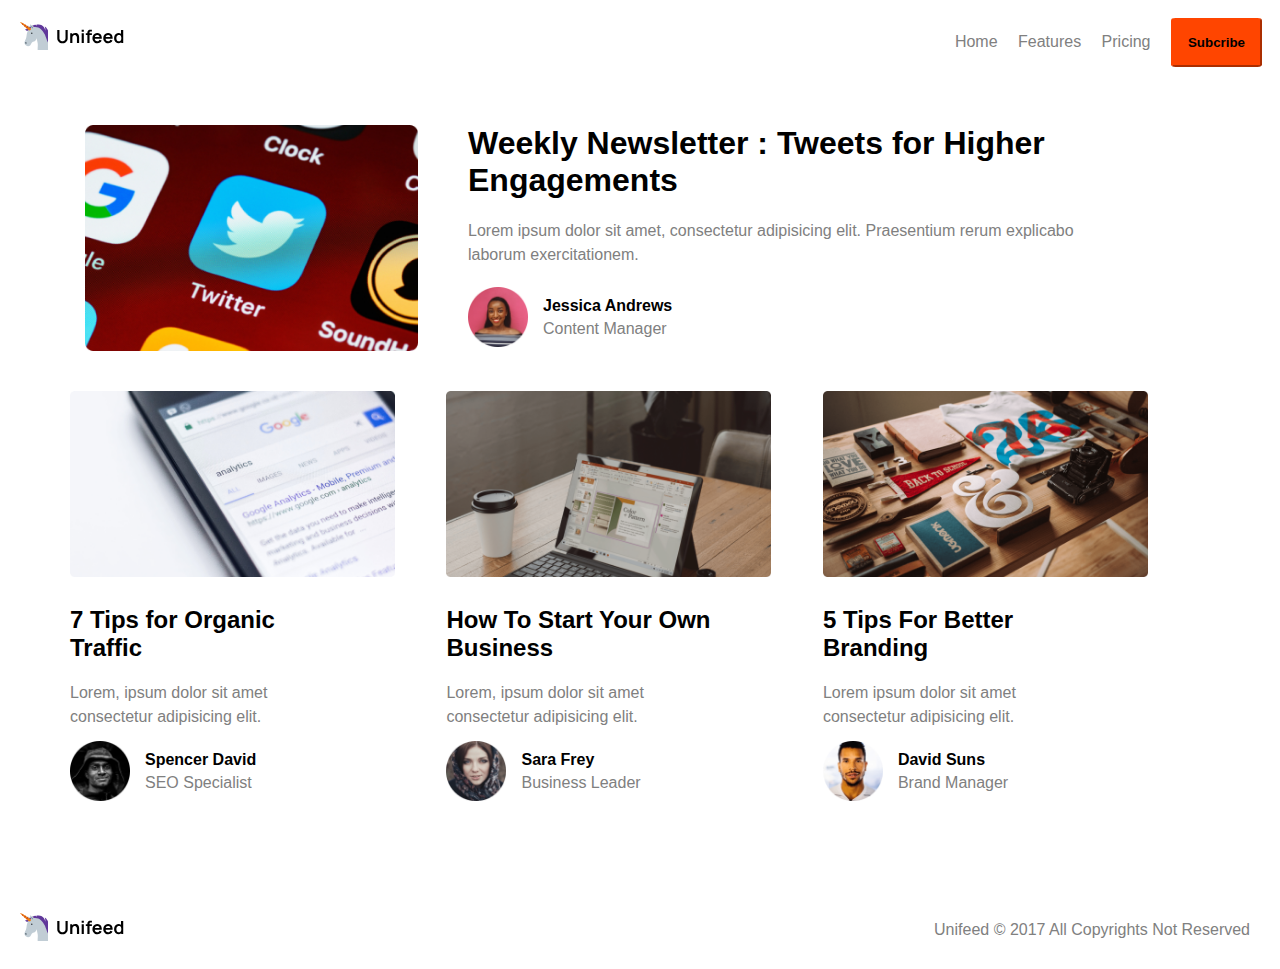
<file: Jour2/index.html>
<!DOCTYPE html>
<html lang="en">
<head>
    <meta charset="UTF-8">
    <meta name="viewport" content="width=device-width, initial-scale=1.0">
    <link rel="stylesheet" href="style.css"/>
    <title>Unifeed</title>
</head>
<body>
    <header>
        <img class="logo" src="./Assets/Logo.svg" alt="logo Unifeed"/>
        <nav>
            <ul>
                <li>Home</li>
                <li>Features</li>
                <li>Pricing</li>
                <li><input class="subcribe" type="button" value="Subcribe"/></li>
            </ul>
        </nav>
        <div class="cache"></div>
    </header>

    <main>
        <div class="presentation">
            <img src="./Assets/Main Article Image.png" class="mainimg"/>
            <div class="newsletter">
                <h1>Weekly Newsletter : Tweets for Higher Engagements</h1>
                <p>Lorem ipsum dolor sit amet, consectetur adipisicing elit. Praesentium rerum explicabo laborum exercitationem.</p>
                <div class="avatar">
                    <img src="./Assets/User Avatar.png" alt="avatar" class="avatarimg"/>
                    <div class="author">
                    <p id="name">Jessica Andrews</p>
                    <p id="job" >Content Manager</p>
                    </div>
                    <div class="cache"></div>
                </div>
            </div>
            <div class="cache"></div>
        </div>

        <div class="threearticles">
            <div class="article">
                <img src="./Assets/Article 1 Image.png" class="articleimg"/>
                <h2>7 Tips for Organic Traffic</h2>
                <p>Lorem, ipsum dolor sit amet consectetur adipisicing elit.</p>
                <div class="avatar">
                    <img src="./Assets/User Avatar-1.png" alt="avatar" class="avatarimg"/>
                    <div class="author">
                    <p id="name">Spencer David</p>
                    <p id="job" >SEO Specialist</p>
                    </div>
                    <div class="cache"></div>
                </div>
            </div>

            <div class="article">

                <img src="./Assets/Article 2 Image.png" class="articleimg"/>
                <h2>How To Start Your Own Business</h2>
                <p>Lorem, ipsum dolor sit amet consectetur adipisicing elit.</p>
                <div class="avatar">
                    <img src="./Assets/User Avatar-2.png" alt="avatar" class="avatarimg"/>
                    <div class="author">
                    <p id="name">Sara Frey</p>
                    <p id="job" >Business Leader</p>
                    </div>
                    <div class="cache"></div>
                </div>
                    
            </div>

            <div class="article">
                <img src="./Assets/Article 3 Image.png" class="articleimg"/>
                <h2>5 Tips For Better Branding</h2>
                <p>Lorem ipsum dolor sit amet consectetur adipisicing elit.</p>
                <div class="avatar">
                    <img src="./Assets/User Avatar-3.png" alt="avatar" class="avatarimg"/>
                    <div class="author">
                    <p id="name">David Suns</p>
                    <p id="job">Brand Manager</p>
                    <div class="cache"></div>
                </div>
                    
                </div>
            </div>
            
        </div>
    </main>

    <footer>
        <img class="logo" src="./Assets/Logo.svg" alt="logo Unifeed"/>
        <p class="copyright" >Unifeed © 2017 All Copyrights Not Reserved</p>
    </footer>
</body>
</html>
</file>
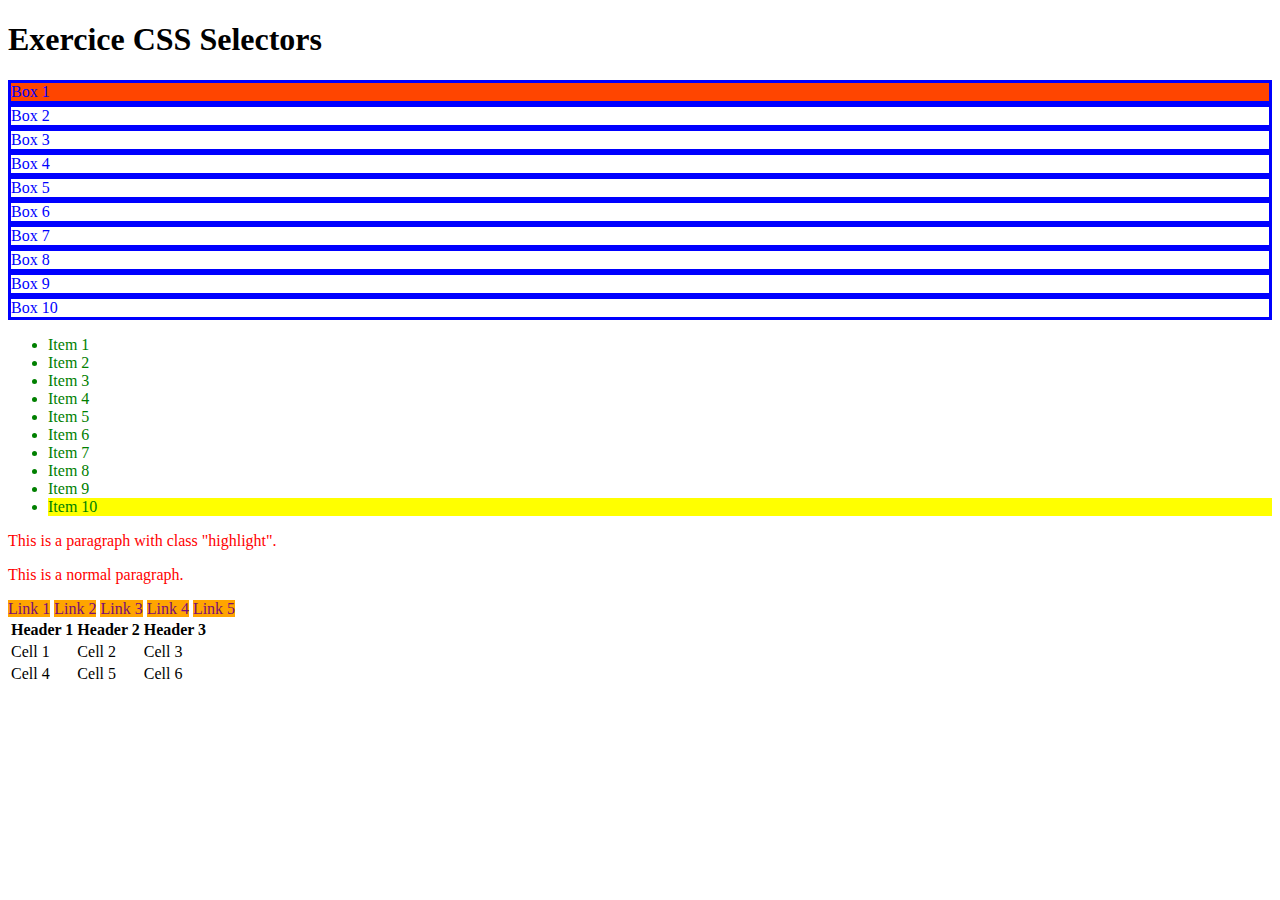
<file: Jour1/Exercice2/page.html>
<!DOCTYPE html>
<html>
<head>
  <title>Exercice CSS Selectors</title>
  <link rel="stylesheet" type="text/css" href="style.css"/>
  <style>
    /* Ajoutez ici vos styles CSS pour l'exercice */


    
  </style>
</head>
<body>
  <h1>Exercice CSS Selectors</h1>

  <div id="container">
    <div class="box">Box 1</div>
    <div class="box">Box 2</div>
    <div class="box">Box 3</div>
    <div class="box">Box 4</div>
    <div class="box">Box 5</div>
    <div class="box">Box 6</div>
    <div class="box">Box 7</div>
    <div class="box">Box 8</div>
    <div class="box">Box 9</div>
    <div class="box">Box 10</div>
  </div>

  <ul id="list">
    <li>Item 1</li>
    <li>Item 2</li>
    <li>Item 3</li>
    <li>Item 4</li>
    <li>Item 5</li>
    <li>Item 6</li>
    <li>Item 7</li>
    <li>Item 8</li>
    <li>Item 9</li>
    <li>Item 10</li>
  </ul>

  <p class="highlight">This is a paragraph with class "highlight".</p>
  <p>This is a normal paragraph.</p>

  <a href="https://example.com">Link 1</a>
  <a href="https://example.com">Link 2</a>
  <a href="https://example.com">Link 3</a>
  <a href="https://example.com">Link 4</a>
  <a href="https://example.com">Link 5</a>

  <table>
    <tr>
      <th>Header 1</th>
      <th>Header 2</th>
      <th>Header 3</th>
    </tr>
    <tr>
      <td>Cell 1</td>
      <td>Cell 2</td>
      <td>Cell 3</td>
    </tr>
    <tr>
      <td>Cell 4</td>
      <td>Cell 5</td>
      <td>Cell 6</td>
    </tr>
  </table>
</body>
</html>
</file>
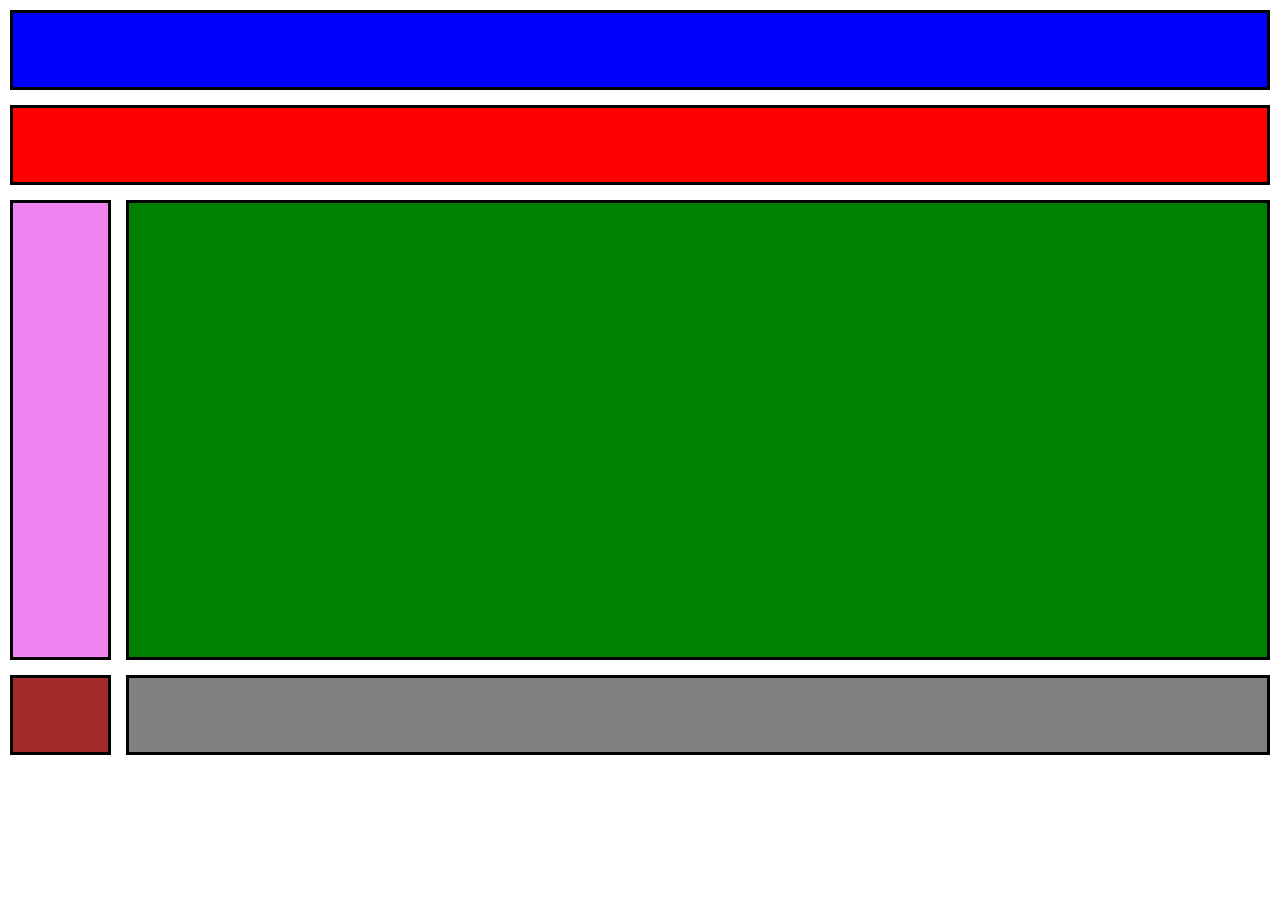
<file: Jour1/Exercice3/Exercice3.html>
<!DOCTYPE html>
<html lang="fr">
<head>
    <meta charset="UTF-8">
    <meta name="viewport" content="width=device-width, initial-scale=1.0">
    <title>EvaluationEx3</title>
</head>

<style>



/*screen mobile*/
@media screen and (max-width: 767px) {
    main{
        gap: 10px;
        grid-template-columns: 1fr;
        grid-template-rows: repeat(9, 60px);
        
    }
    
    .a{
        grid-column: 1;
        grid-row: 1;
       
    }

    .b{
        grid-column: 1;
        grid-row: 2;
        
    }

    .c {
        grid-column: 1;
        grid-row: 7;
        
    }

    .d{
        grid-column: 1;
        grid-row: 3 / 7;
        margin-top: 10px;
        margin-bottom: 10px;
    }

    .e{
        grid-column: 1;
        grid-row: 8;
      
    }

    .f{
        grid-column: 1;
        grid-row: 9; 
        
    }
}

/*screen tablet*/
@media screen and (min-width: 768px) and (max-width: 1439px) {
    main{
        gap: 15px;
        grid-template-columns: repeat(11,1fr);
        grid-template-rows: repeat(8, 80px);

    }

    .a{
        grid-column: 1 / span 11;
        grid-row: 1;
        
    }

    .b{
    grid-column: 1 / span 11;
    grid-row: 2;

    }

    .c {
    grid-column: 1 ;
    grid-row: 3 / span 5;

    }

    .d{
    grid-column: 2/ span 10;
    grid-row: 3 / span 5;

    }

    .e{
    grid-column: 1;
    grid-row: 8;

    }

    .f{
    grid-column: 2 / span 10;
    grid-row: 8; 

    }
}
    /*screen desktop*/
    @media screen and (min-width: 1440px) {
    main{
        gap: 15px;
        grid-template-columns: repeat(6,1fr);
        grid-template-rows: repeat(8, 80px);

    }

    .a{
    grid-column: 1 / span 6;
    grid-row: 1;

    }

    .b{
    grid-column: 2 / span 4;
    grid-row: 2;

    }

    .c {
    grid-column: 1 ;
    grid-row: 2 / span 6;

    }

    .d{
    grid-column: 2 / span 4;
    grid-row: 3 / span 5;

    }

    .e{
    grid-column: 6;
    grid-row: 2 / span 6;

    }

    .f{
    grid-column: 1 / span 6 ;
    grid-row: 8; 

    }
}

*{
margin:0;
padding:0;
}

main{
    display: grid;
    
    margin:10px;

}

div{
    border: solid;
}


.a{

    background-color: blue;
}

.b{

    background-color: red;
}

.c {

    background-color: violet;
}

.d{

    background-color: green;
}

.e{

    background-color: brown;
}

.f{

    background-color: grey;
}



</style>

<body>

    <main>
        <div class="a"></div>
        <div class="b"></div>
        <div class="c"></div>
        <div class="d"></div>
        <div class="e"></div>
        <div class="f"></div>
    </main>
       
</body>
</file>
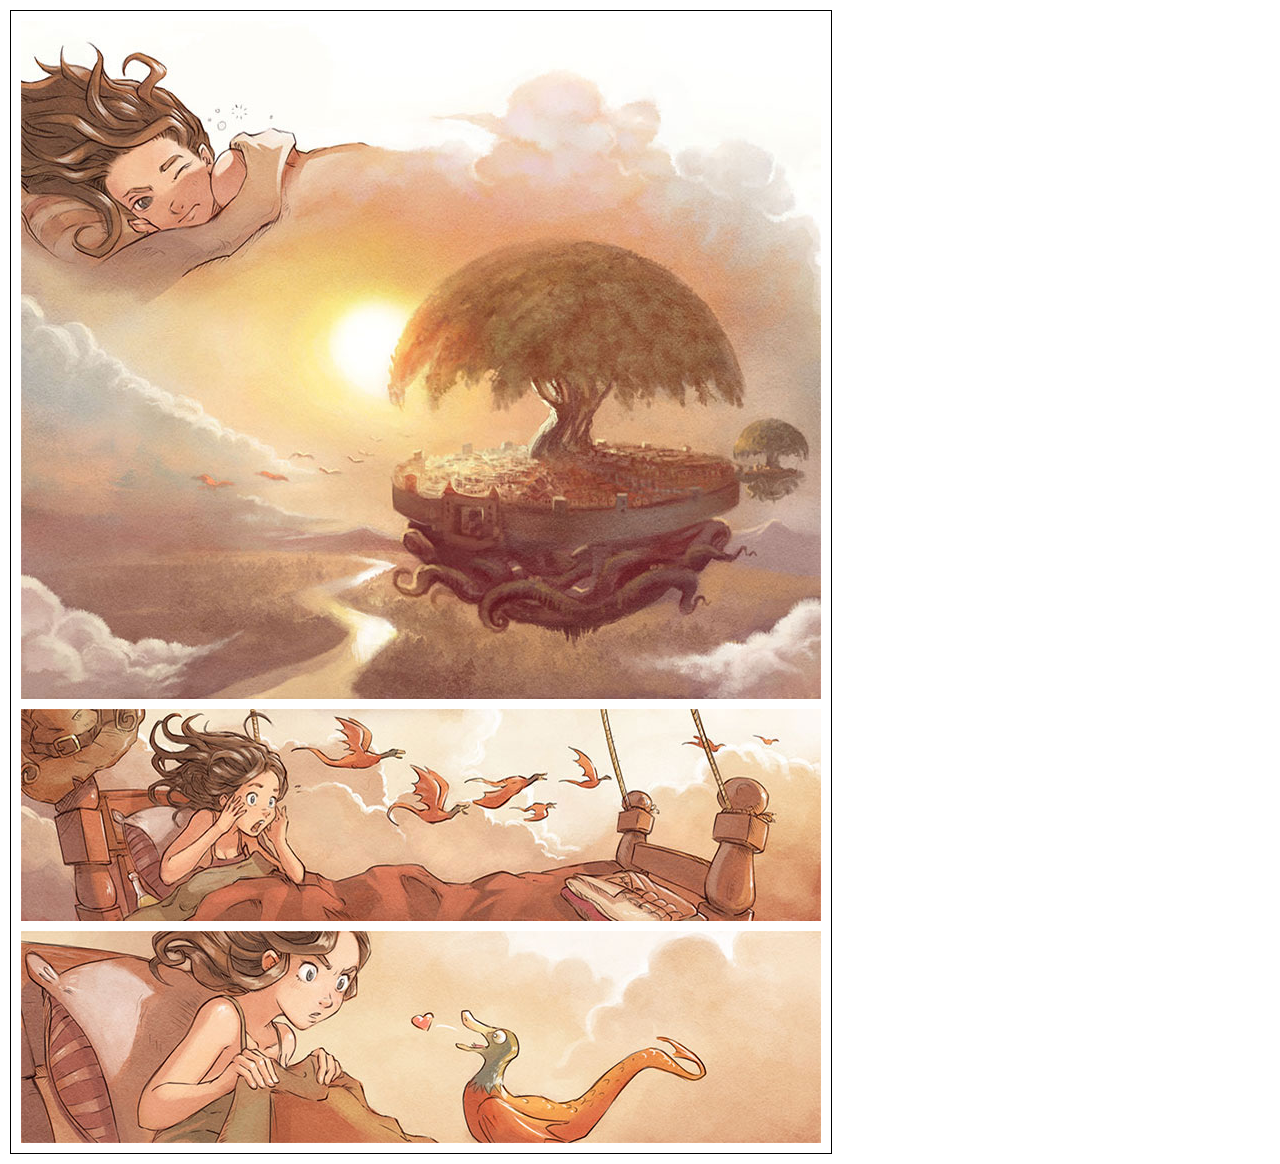
<file: Jour1/Exercice1/Page1/Page1.html>
<!DOCTYPE html>
<html lang="en">
<head>
    <meta charset="UTF-8">
    <meta name="viewport" content="width=device-width, initial-scale=1.0">
    <title>EvaluationEx1Page1</title>
</head>
<style>

    *{
        margin:0;
        padding: 0;

    }

    div{
        /* background-color: blue; */
        display: grid;
        grid-template-columns: 800px;
        grid-template-rows: auto;
        gap: 10px;
        width: 800px;
        margin:10px;
        padding: 10px;
        border: 1px solid;
    }
    
    .firstimg{
        
        grid-column:1;
        grid-row: 1 / 4;
       
    }

    .secondimg{
        grid-column: 1;
        grid-row: 4;
    }

    .thirdimg{
        grid-column: 1;
        grid-row: 5;
    }



</style>
<body>

    <div>
        <img class="firstimg" src="page01_img01_800x678.jpg"/>
        <img class="secondimg" src="page01_img02_800x212.jpg"/>
        <img class="thirdimg" src="page01_img03_800x212.jpg"/>
    </div>

</body>
</file>
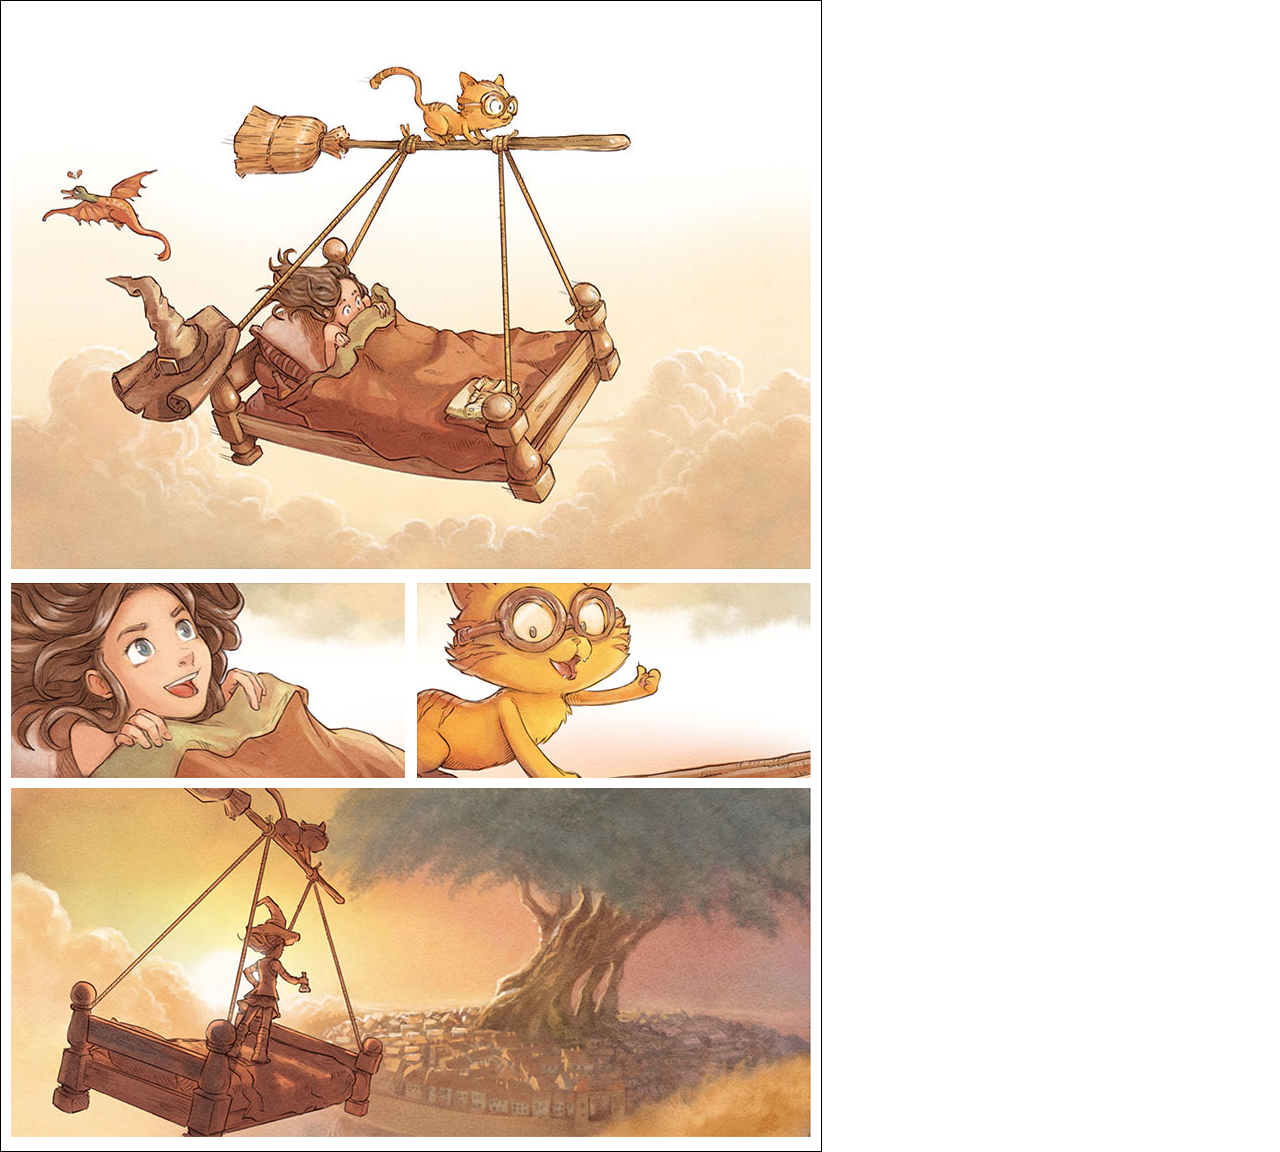
<file: Jour1/Exercice1/Page2/Page2.html>
<!DOCTYPE html>
<html lang="en">
<head>
    <meta charset="UTF-8">
    <meta name="viewport" content="width=device-width, initial-scale=1.0">
    <title>EvaluationEx1Page2</title>
</head>

<style>
    *{
        margin:0;
        padding: 0;
    }

    body{
        width: 800px;
        border: solid 1px;
        padding: 10px;
    }



    .firstimg{
        min-width: 800px;
        margin-bottom: 10px;
    }

    .secondimg{
        float:left;
    }

    .thirdimg{
        float: left;
        margin-left: 12px;
    }

    .fourthimg{
        clear:left;
        margin-top: 10px;
    }
</style>

<body>
    <img class="firstimg" src="page02_img01_800x558.jpg"/>

    <div>
        <img class="secondimg" src="page02_img02_394x195.jpg"/>
        <img class="thirdimg" src="page02_img03_394x195.jpg"/>
    </div>

    <img class="fourthimg" src="page02_img04_800x349.jpg"/>
</body>
</file>
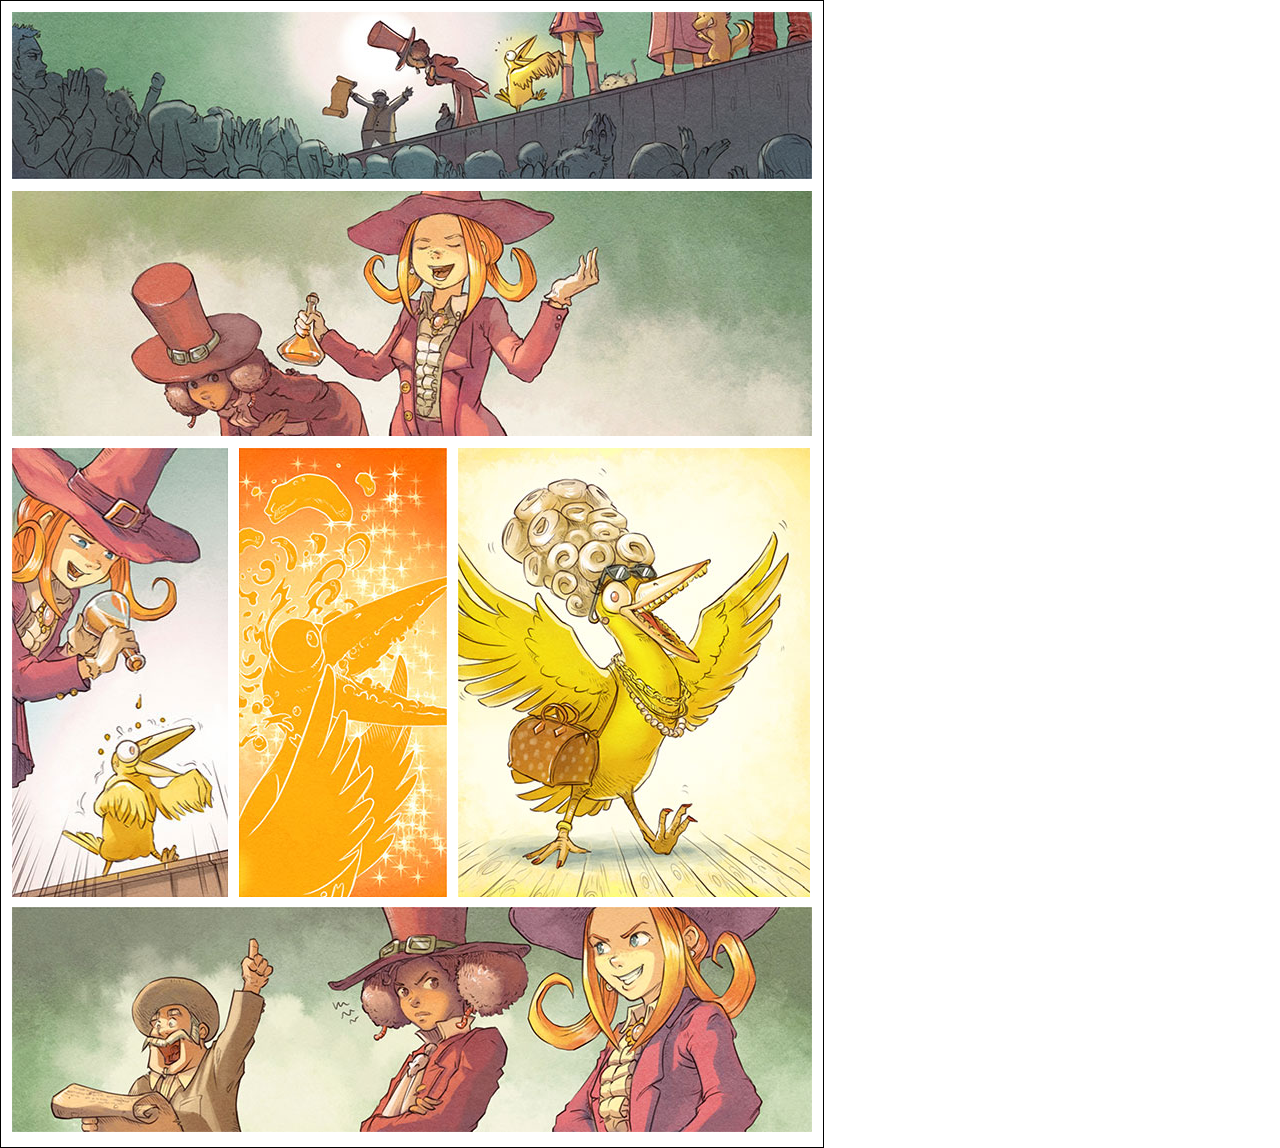
<file: Jour1/Exercice1/Page3/Page3.html>
<!DOCTYPE html>
<html lang="en">
<head>
    <meta charset="UTF-8">
    <meta name="viewport" content="width=device-width, initial-scale=1.0">
    <title>EvaluationEx1Page3</title>
</head>

<style>

    *{
        margin:0;
        padding: 0;
    }

    body{
        padding:11px;
        width: 800px;
        border: solid 1px;
       
    
    }



    .inlineimg{
        float: left;
        
    }

    #img1{
        margin-bottom: 8px;
    }

    #img2{
        margin-bottom: 8px;
    }

    #img3{
        margin-right: 11px;
    }

    #img4{
        margin-right: 11px;
    }

    #img6{
        clear: left;
        margin-top: 10px;
    }



</style>

<body>
    <img id="img1" src="page03_img01_800x167.jpg"/>
    <img id="img2" src="page03_img02_800x245.jpg"/>

    <div>
        <img class="inlineimg" id="img3" src="page03_img03_216x449.jpg"/>
        <img class="inlineimg" id="img4" src="page03_img04_208x449.jpg"/>
        <img class="inlineimg" id="img5" src="page03_img05_352x449.jpg"/>        
    </div>

    <img id="img6" src="page03_img06_800x225.jpg"/>

</body>
</file>
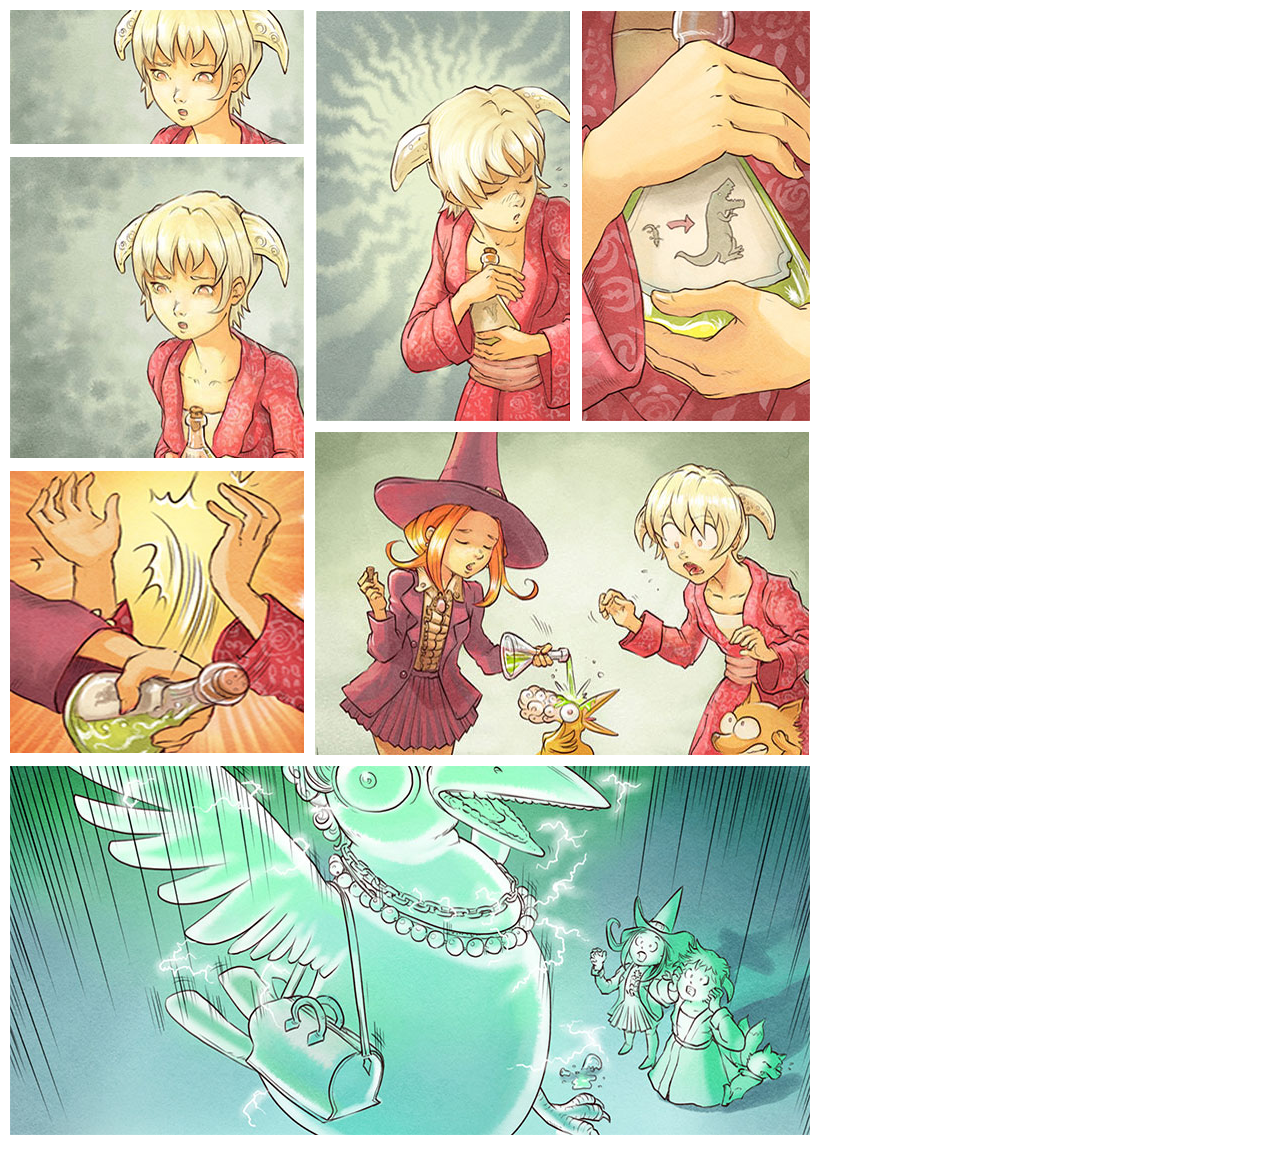
<file: Jour1/Exercice1/Page4/Page4.html>
<!DOCTYPE html>
<html lang="en">
<head>
    <meta charset="UTF-8">
    <meta name="viewport" content="width=device-width, initial-scale=1.0">
    <title>EvaluationEx1Page4</title>
</head>

<style>

    *{
        margin:0;
        padding:0;
    }



    .maincontainer{
        /* background-color: green; */
        height: 746px;
        width: 800px;
        margin:10px;
    }

    .leftcontainer{
        /* background-color: rgb(98, 191, 98); */
        width: 294px;
    
        display: inline-block;
        margin-right:8px;
    }



    .rightcontainer{
        /* background-color: rgb(167, 212, 60); */
        width:410px;
        display:inline;
        position: relative;
        
        top: -332px;
        
    }

 

    .img6{
        /* background-color: red; */
        position: relative;
        padding-top: 10px;
        left: 305px;
        top:-335px;
        
    }

    .img7{
        /* background-color: chocolate; */
        margin-right:10px;
        margin-bottom:10px;
        margin-left: 10px;
    }

    #img3{
        margin-right:8px;
    }

    #img1{
        padding-bottom: 9px;
    }

    #img2{
        padding-bottom: 9px;
    }

</style>

<body>
    
    <div class="maincontainer">
        <div class="leftcontainer">
            <img class="left" id="img1" src="page04_img01_294x134.jpg"/>
            <img class="left" id="img2" src="page04_img02_294x301.jpg"/>            
            <img class="left" id="img5" src="page04_img05_294x282.jpg"/>
        
        </div>
        <div class="rightcontainer">
            <img class="right" id="img3" src="page04_img03_254x410.jpg"/>
            <img class="right" id="img4" src="page04_img04_228x410.jpg"/>
        </div>
        
        <img class="img6" src="page04_img06_494x323.jpg"/>
    </div>

    <img class="img7" src="page04_img07_800x369.jpg"/>
</body>
</file>
<file: Jour2/style.css>
*{
    margin:0;
    padding:0
}

body{
    /* background-color: bisque; */
    font-family:Arial, Helvetica, sans-serif;
}


/*header*/
.logo {
    float: left;
    padding: 20px;
}

nav {
    float: right;
    margin:10px;
}

li {
    display: inline-block;
    padding: 8px;
    color: grey;
}

input[type="button"] {
    padding: 15px;
    background-color: orangered;
    border-color: orangered;
    border-radius: 5%;
    font-weight: bold;
}

/*div clear*/
.cache{
    clear: both;
}


/*main*/
main{
    padding:20px 70px;
    /* border: solid; */
}

/*auteur article*/
.avatar{
    /* background-color: beige; */
    height: 50px;
    width: 300px;
    margin-top: 20px;
}

.avatarimg{
    width: 20%;
    margin-right: 10px;
    float:left;
    
}

.author{
    width:200px;
    float:left;
    margin-top: 5px;
    
}

.author > p{
    margin:5px;

}

#job{
    color: grey;
}

#name{
    font-weight: bold;
}

/*article principal*/
.presentation{
    margin:auto;
    padding: 20px 15px;
    min-width: 1000px;
    /* background-color: blueviolet; */
}

.mainimg {
    width: 30%;
    float: left;
    margin-right: 50px;
}


.newsletter{
    display:inline-block;
    max-width: 55%;
}

h1 {
    margin-bottom: 20px;
    
}

.newsletter > p {
    margin-bottom: 20px;
    line-height: 150%;
    color: grey;
}

.threearticles{
    margin: auto;
}

/* Article */

.article{
    display: inline-block;
    width: 30%;
    height: 500px;
    margin-right: 30px;
    /* border: solid violet; */
}

.articleimg{
    width: 95%;
    padding-top: 20px; 
    padding-bottom: 25px;
}

h2{ 
    height: 15%;
    width: 80%;
    /* border: solid grey */
}

.article > p {

    height: 40px;
    width: 80%;
    line-height: 150%;
    color: grey;
    /* border: solid green; */
}

/*footer*/
footer > p{
    float: right;
    padding: 30px;
    color: grey;
}
</file>
<file: Jour1/Exercice2/style.css>
/* S_1 */

.box {
    color:blue;
}

/* S_2 */

.box:first-child{
    background-color: orangered;
}

/* S_3 */

li {
    color:green;
}

/* S_4 */

li:last-child{
    background-color: yellow;
}

/* S_5 */

body > p {
    color: red;
}

/* S_6 */

a[href^="https"]{
    color:rgb(120, 12, 120);
}

/* S_7 */

a[href$=".com"]{
    background-color:orange;
}

/* S_8 */

a[href*="example"]{
    text-decoration: none;
}

/* S_9 */

table > td {
    color: navy;
}

/* S_10 */

tr:first-child > td{
    color:brown;
}

/* S_12 */

th ~ td {
    
}

/* S_13 */

#container > div {
    border : solid;
}

/* S_14 */

#container > div , .box{

}

/* S_15 */

#container > div , .box:not(.box:first-child){

}

/* S_16 */

#container > div , .box:not(.box:nth-child(-n+2)){

}

/* S_17 */

#container > div , .box:not(.box:nth-child(-n+3)){

}

/* S_18 */

#container > div , .box:not(.box:nth-child(-n+4)){

}

/* S_19 */
#container > div , .box:not(.box:nth-child(-n+5)){

}

/* S_20 */
#container > div , .box:not(.box:nth-child(-n+6)){

}

/* S_21 */
#container > div , .box:not(.box:nth-child(-n+7)){

}

/* S_22 */
#container > div , .box:not(.box:nth-child(-n+8)){

}

/* S_23 */
#container > div , .box:not(.box:nth-child(-n+9)){

}

/* S_24 */
#container > div , .box:not(.box:nth-child(-n+10)){

}

/* S_25 */
#container > div , .box:not(.box:nth-last-child(-n+5)){

}

/* S_26 */
#container > div , .box:not(.box:nth-last-child(-n+4)){

}

/* S_27 */
#container > div , .box:not(.box:nth-last-child(-n+3)){

}

/* S_28 */
#container > div , .box:not(.box:nth-last-child(-n+2)){

}
/* S_29 */
#container > div , .box:not(.box:last-child){

}

/* S_30 */
#container > div , .box:not(.box:nth-last-child(-n+2)), .box:not(.box:first-child){

}
</file>
